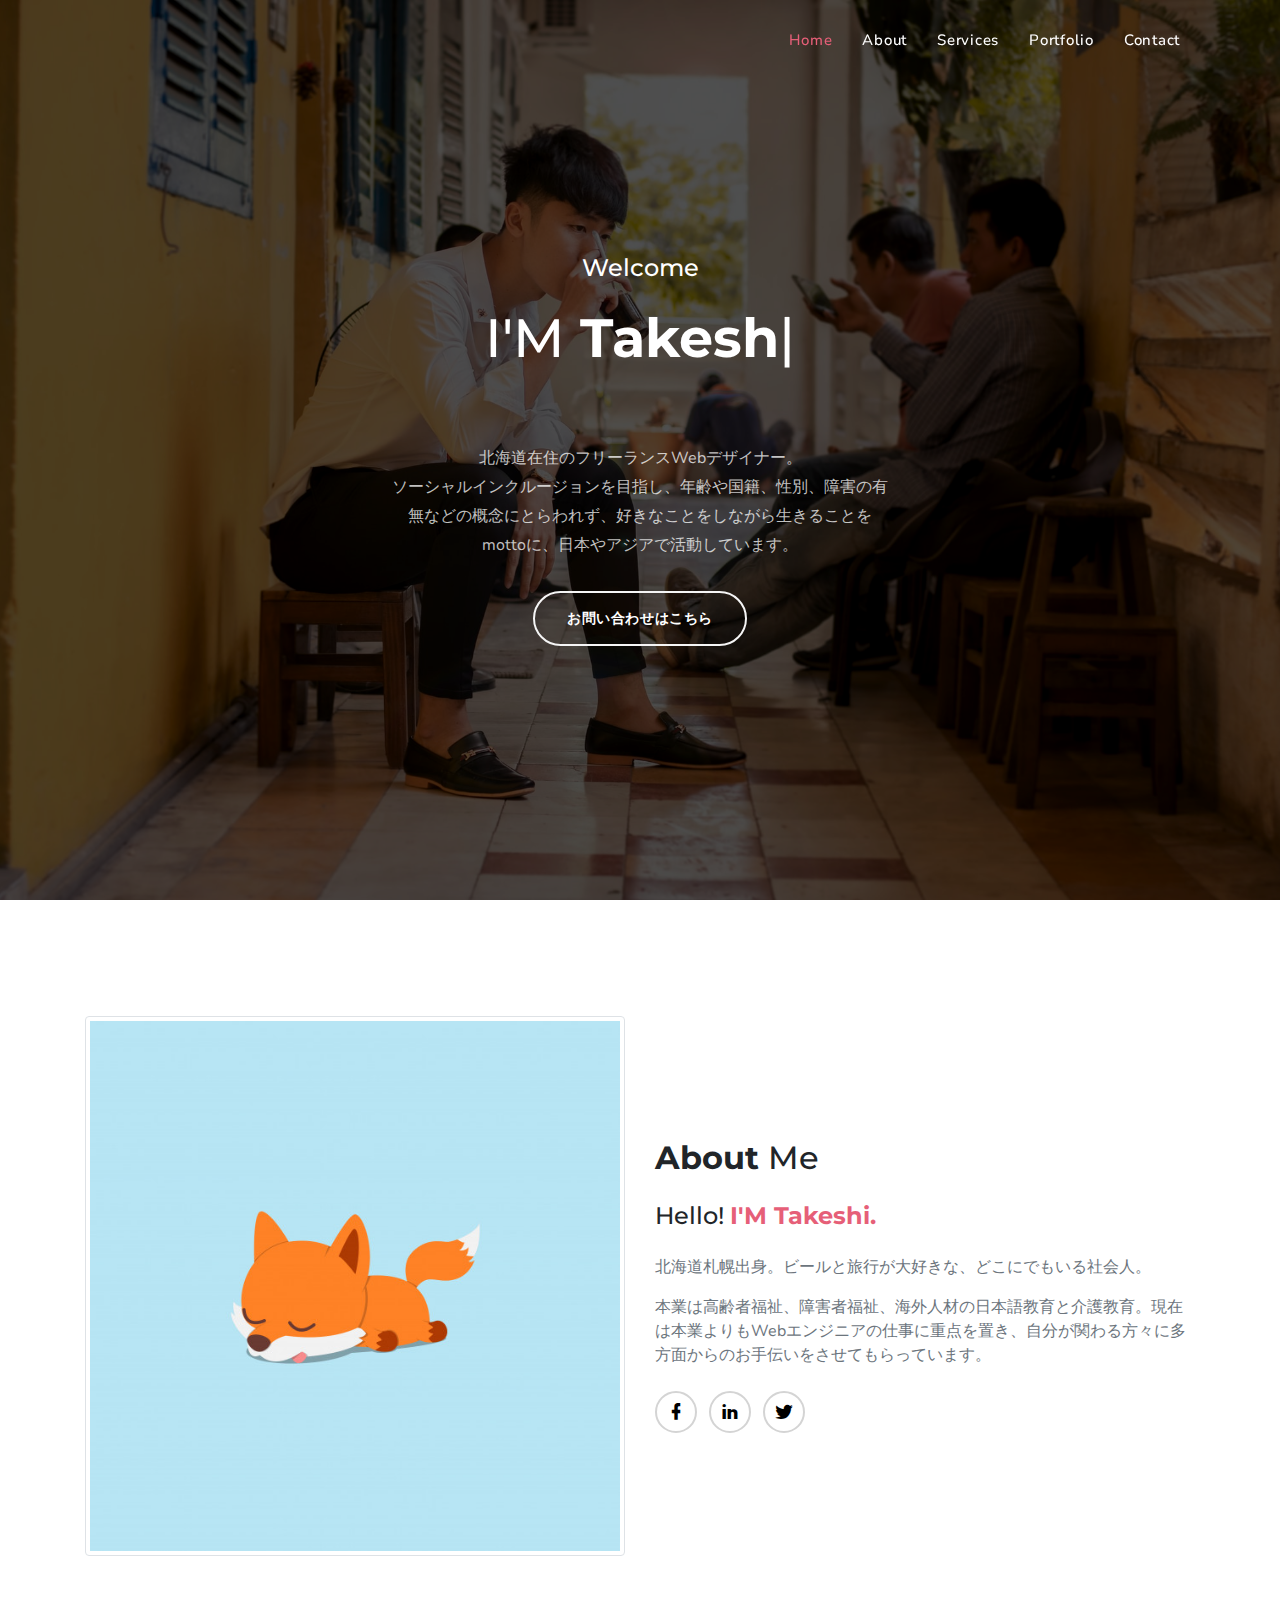
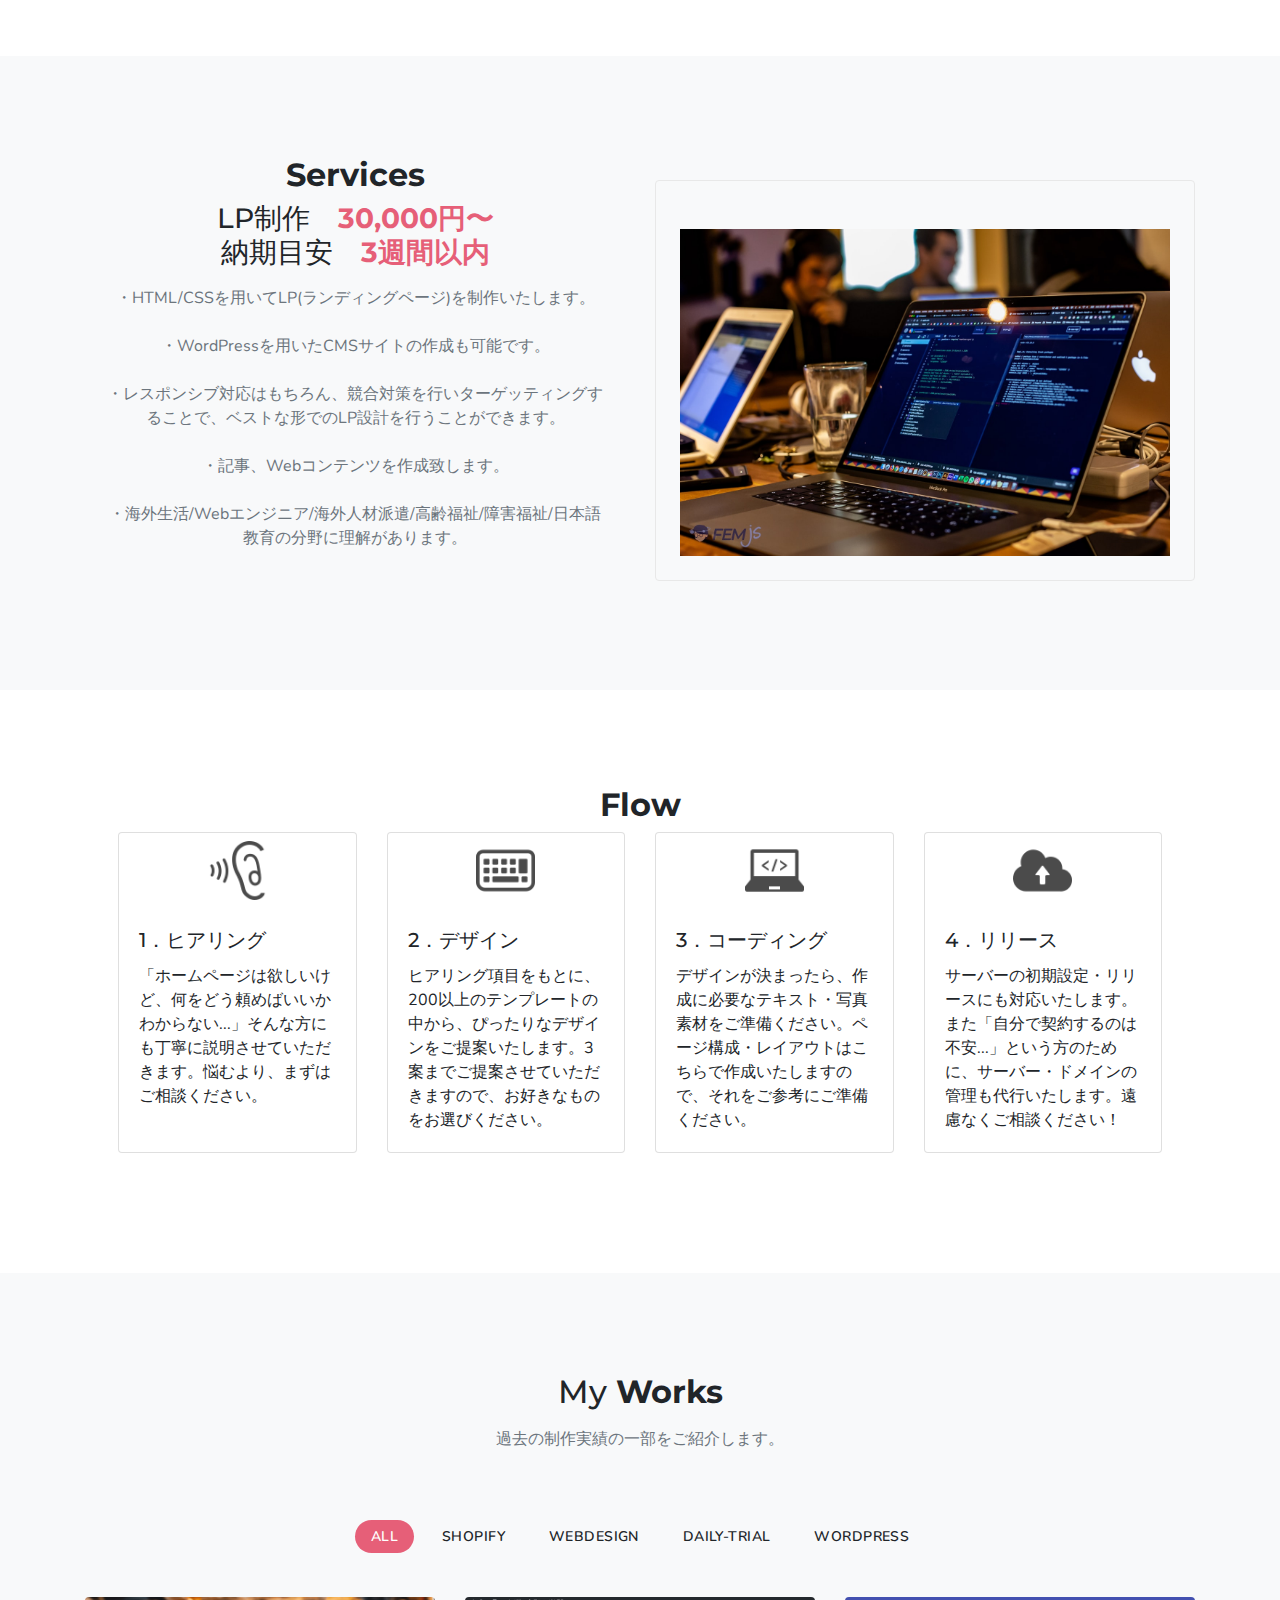
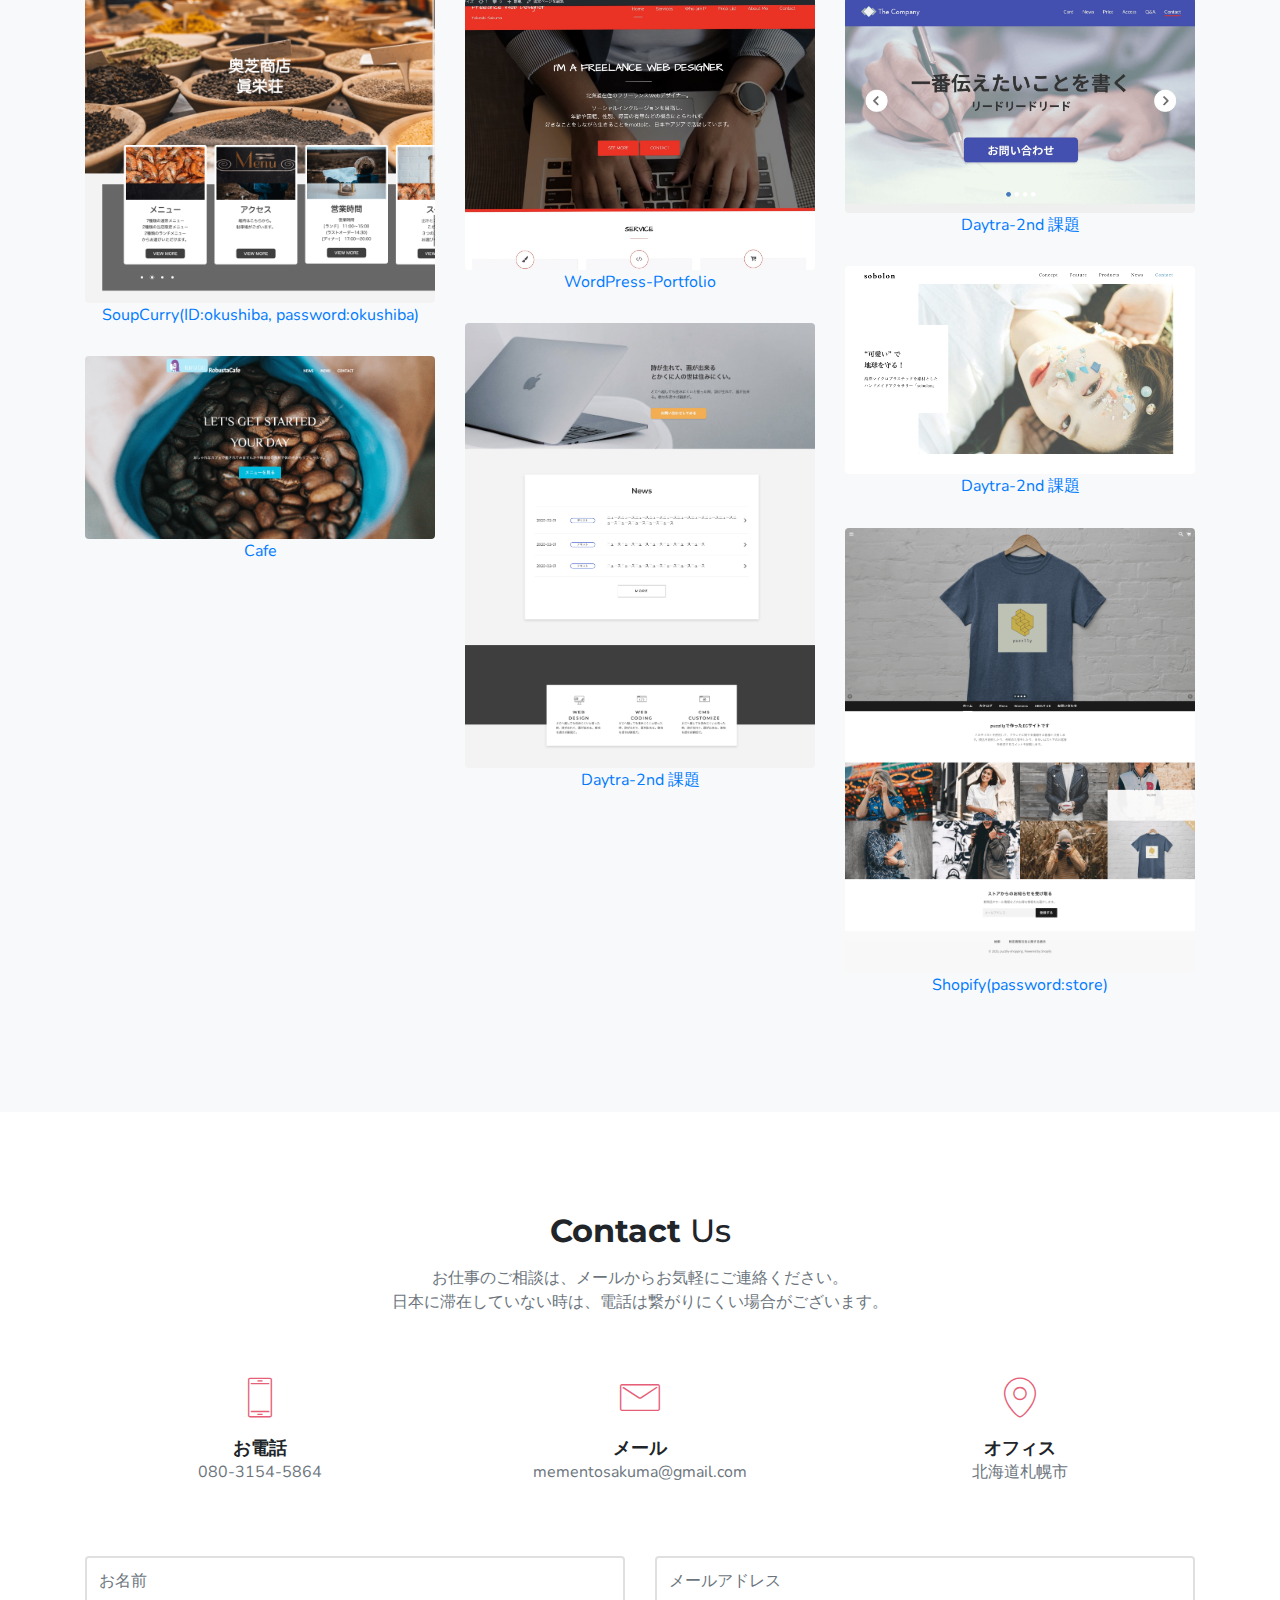
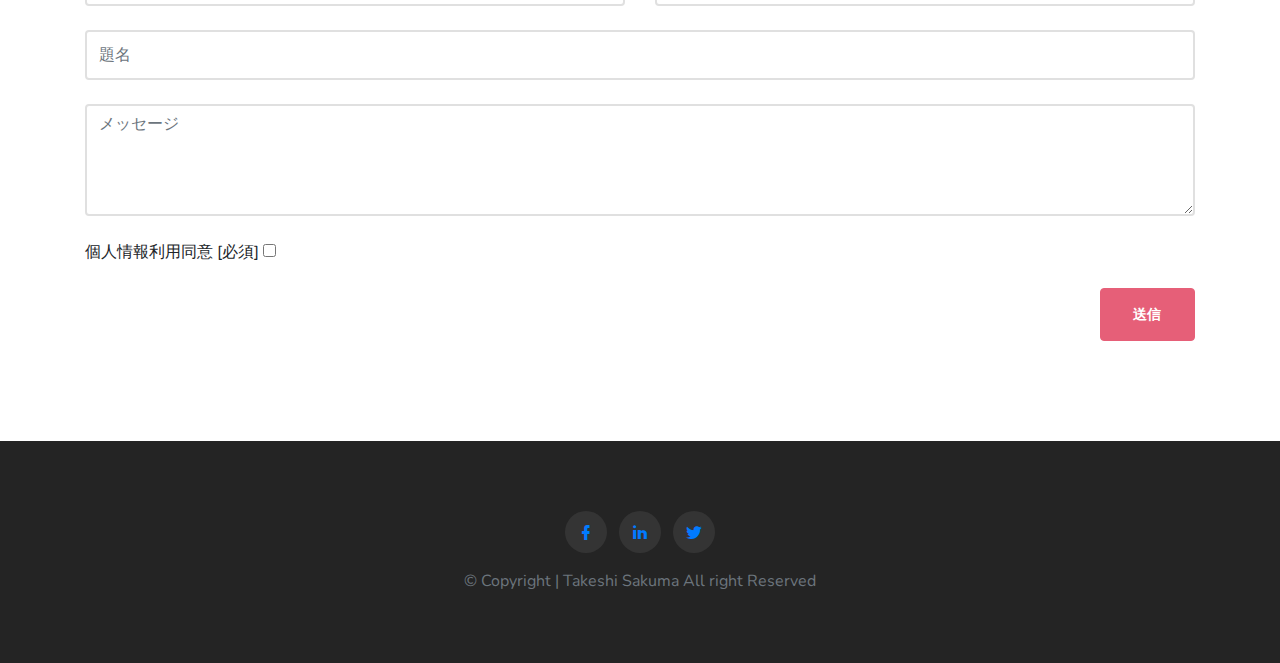
<file: index.html>
<!DOCTYPE html>
<html lang="ja">
    <head>
        <meta charset="UTF-8">
        <meta name="viewport" content="width=device-width, initial-scale=1">
        <title>Takeshi's Portforio</title>
        <meta name="description" content="北海道在住のフリーランスWebデザイナーTakeshiのホームページです。" />
        
        <meta name="keywords" content="" />
        <meta name="author" content="SRBThemes" />

        <link rel="icon" href="./images/favicon2.ico">

        <!--Bootstrap Css-->
        <link rel="stylesheet" type="text/css" href="css/bootstrap.min.css" />

        <!-- Materialdesign icons Css -->
        <link href="css/materialdesignicons.min.css" rel="stylesheet">

        <!-- Mobirise icons Css -->
        <link href="css/mobiriseicons.css" rel="stylesheet"> 

        <!-- Magnific-popup -->
        <link rel="stylesheet" href="css/magnific-popup.css">

        <!-- Animate Css -->
        <link rel="stylesheet" href="css/animate.min.css">

        <!-- OWL SLIDER -->
        <link rel="stylesheet" href="css/owl.carousel.css" />
        <link rel="stylesheet" href="css/owl.theme.css" />
        <link rel="stylesheet" href="css/owl.transitions.css" />

        <!-- Custom style Css -->
        <link href="css/style.css" rel="stylesheet">
        <link href="css/color/default.css" rel="stylesheet" id="option-color">

        <!-- formrun -->
        <script src="https://sdk.form.run/js/v2/formrun.js"></script>




        <!--TwitterCard headタグに入れて使う-->


        <meta name="twitter:card" content="summary_large_image" /> 
        <!--カードの種類 ①summary_large_image ②summary-->
        <meta name="twitter:site" content="@MMSUCK1" />
        <!--Twitterユーザー名-->
        <meta property="og:url" content="http://www.memento-llc.com" />
        <!--記事のURL-->
        <meta property="og:title" content="Takeshi's Portforio" /> 
        <!--記事のタイトル-->
        <meta property="og:description" content="北海道在住のフリーランスWebデザイナーTakeshiのホームページです。" /> 
        <!--記事の要約（ディスクリプション）-->
        <meta property="og:image" content="http://www.memento-llc.com/images/vietnam/vietnam3.jpg" /> 
        <!--画像のURL-->


        <!--できたらCard validatorでチェック。
        https://cards-dev.twitter.com/validator
        -->

        <!--自動反映には少し時間がかかる。-->

    </head>

    <body>

        <!-- Loader -->
        <div id="preloader">
            <div id="status">
                <div class="spinner">Loading...</div>
            </div>
        </div>

        <!-- Start Navbar -->
        <nav class="navbar navbar-expand-lg fixed-top custom-nav sticky">
            <div class="container">
                <div class="collapse navbar-collapse" id="navbarCollapse">
                    <ul class="navbar-nav ml-auto">
                        <li class="nav-item active">
                            <a class="nav-link" href="#home">Home</a>
                        </li>
                        <li class="nav-item">
                            <a class="nav-link" href="#about">About</a>
                        </li>
                        <li class="nav-item">
                            <a class="nav-link" href="#services">Services</a>
                        </li>
                        <li class="nav-item">
                            <a class="nav-link" href="#work">Portfolio</a>
                        </li>
                        <li class="nav-item">
                            <a class="nav-link" href="#contact">Contact</a>
                        </li>
                    </ul>
                </div>
            </div>
        </nav>
        <!-- End Navbar -->

        <!-- START HOME -->
        <section class="section header-bg-img h-100vh" id="home">
            <div class="bg-overlay"></div>
            <div class="header-table">
                <div class="header-table-center">
                    <div class="container">
                        <div class="row justify-content-center">
                            <div class="col-lg-12">
                                <div class="text-center header-content mx-auto">
                                    <h4 class="text-white first-title mb-4">Welcome</h4>
                                <h1 class="header-name text-white text-capitalize my-auto">I'M <span class="element font-weight-bold" data-elements="Takeshi.,A Freelance Web Designer."></span></h1>

                                    <p class="text-white mx-auto header-desc mt-5">北海道在住のフリーランスWebデザイナー。<br>
                                        ソーシャルインクルージョンを目指し、年齢や国籍、性別、障害の有無などの概念にとらわれず、好きなことをしながら生きることをmottoに、日本やアジアで活動しています。</p>

                                    <div class="mt-4 pt-2 scroll_down">
                                        <a href="#contact" class="btn btn-outline-custom btn-round">お問い合わせはこちら</a>
                                    </div>
                                    
                                </div>
                            </div>
                        </div>
                    </div>
                </div>
            </div> 
        </section>
        <!-- END HOME -->


        <!-- START ABOUT -->
        <section class="section" id="about">
            <div class="container">
                <div class="row align-items-center">
                    <div class="col-lg-6">
                        <div class="mt-3">
                            <img src="images/vietnam/icon-fox.jpg" alt="アイコン画像" class="img-fluid mx-auto d-block img-thumbnail">
                        </div>
                    </div>
                    <div class="col-lg-6">
                        <div class="mt-3">
                            <h2><span class="font-weight-bold">About</span> Me</h2>
                            <h4 class="mt-4">Hello! <span class="text-custom font-weight-bold">I'M Takeshi.</span></h4>
                            <p class="text-muted mt-4">北海道札幌出身。ビールと旅行が大好きな、どこにでもいる社会人。</p>
                            <p class="text-muted mt-2">本業は高齢者福祉、障害者福祉、海外人材の日本語教育と介護教育。現在は本業よりもWebエンジニアの仕事に重点を置き、自分が関わる方々に多方面からのお手伝いをさせてもらっています。</p>
                            <div>
                                <ul class="mb-0 about-social list-inline mt-4">
                                    <li class="list-inline-item"><a href="https://www.facebook.com/Takeshi.WebDesigner"><i class="mdi mdi-facebook"></i></a></li>
                                    <li class="list-inline-item"><a href="https://www.instagram.com/takeshi_webdesigner/?hl=ja"><i class="mdi mdi-linkedin"></i></a></li>
                                    <li class="list-inline-item"><a href="https://twitter.com/MMSUCK1"><i class="mdi mdi-twitter"></i></a></li>
                                </ul> 
                            </div>
                        </div>
                    </div>
                </div>
            </div>
        </section>
        <!-- END ABOUT -->

        <!-- START SERVICES -->
        <section class="section bg-light" id="services">
            <div class="container">
                <div class="row">
                    <div class="col-md-6">
                        <div class="text-center">
                            <h2><span class="font-weight-bold mb-5 pb-5">Services</span></h2>
                            <h3 class="mb-3">LP制作　<span class="text-custom font-weight-bold">30,000円〜</span><br>
                            納期目安　<span class="text-custom font-weight-bold">3週間以内</span></h3>
                            <p class="text-muted mx-auto section-subtitle mt-3">
                                ・HTML/CSSを用いてLP(ランディングページ)を制作いたします。<br><br>
                                ・WordPressを用いたCMSサイトの作成も可能です。<br><br>
                                ・レスポンシブ対応はもちろん、競合対策を行いターゲッティングすることで、ベストな形でのLP設計を行うことができます。<br><br>
                                ・記事、Webコンテンツを作成致します。<br><br>
                                ・海外生活/Webエンジニア/海外人材派遣/高齢福祉/障害福祉/日本語教育の分野に理解があります。</p><br>
                        </div>
                    </div>
                    <div class="col-md-6">
                        <div class="text-center services-boxes rounded p-4 mt-4">
                            <div class="mt-4">
                                <img src="./images/pc.jpg" class="w-100" alt="サービス">
                            </div>
                        </div>
                    </div>
                </div>
            </div>
        </section>
        <!-- END SERVICES -->

        <!--START FLOW -->   
        <div class="container p-5 my-5">
            <div class="text-center">
                <h2><span class="font-weight-bold">Flow</span></h2>
            </div>
            <div class="row row-cols-1 row-cols-md-4">
                <div class="col mb-4">
                    <div class="card">
                        <img src="./images/icon/hearing.png" class="card-img-top w-25 my-2 mx-auto" alt="ヒアリング">
                        <div class="card-body">
                            <h5 class="card-title">1．ヒアリング</h5>
                            <p class="card-text pb-4">「ホームページは欲しいけど、何をどう頼めばいいかわからない...」そんな方にも丁寧に説明させていただきます。悩むより、まずはご相談ください。</p>
                        </div>
                    </div>
                </div>
                <div class="col mb-4">
                    <div class="card">
                        <img src="./images/icon/design.png" class="card-img-top w-25 my-2 mx-auto" alt="デザイン">
                        <div class="card-body">
                            <h5 class="card-title">2．デザイン</h5>
                            <p class="card-text">ヒアリング項目をもとに、200以上のテンプレートの中から、ぴったりなデザインをご提案いたします。3案までご提案させていただきますので、お好きなものをお選びください。</p>
                        </div>
                    </div>
                </div>
                <div class="col mb-4">
                    <div class="card">
                        <img src="./images/icon/coding.png" class="card-img-top w-25 my-2
                        mx-auto" alt="コーディング">
                        <div class="card-body">
                            <h5 class="card-title">3．コーディング</h5>
                            <p class="card-text">デザインが決まったら、作成に必要なテキスト・写真素材をご準備ください。ページ構成・レイアウトはこちらで作成いたしますので、それをご参考にご準備ください。</p>
                        </div>
                    </div>
                </div>
                <div class="col mb-4">
                    <div class="card">
                        <img src="./images/icon/releace.png" class="card-img-top w-25 my-2 mx-auto" alt="リリース">
                        <div class="card-body">
                            <h5 class="card-title">4．リリース</h5>
                            <p class="card-text">サーバーの初期設定・リリースにも対応いたします。また「自分で契約するのは不安...」という方のために、サーバー・ドメインの管理も代行いたします。遠慮なくご相談ください！</p>
                        </div>
                    </div>
                </div>
            </div>
        </div>
        <!--END FLOW -->   

        <!--START WORK -->   
        <section class="section text-center bg-light" id="work">
            <div class="container">
                <div class="row justify-content-center">
                    <div class="col-lg-12">
                        <div class="text-center">
                            <h2>My <span class="font-weight-bold">Works</span></h2>
                            <p class="text-muted mx-auto section-subtitle mt-3">過去の制作実績の一部をご紹介します。</p>
                        </div>
                    </div>
                </div>
                <div class="row mt-5 ">
                    <ul class="col list-unstyled list-inline mb-0 text-uppercase work_menu" id="menu-filter">
                        <li class="list-inline-item"><a class="active" data-filter="*">All</a></li>
                        <li class="list-inline-item"><a class="" data-filter=".seo">Shopify</a></li>
                        <li class="list-inline-item"><a class="" data-filter=".webdesign">Webdesign</a></li>
                        <li class="list-inline-item"><a class="" data-filter=".WORK">Daily-trial</a></li>
                        <li class="list-inline-item"><a class="" data-filter=".wordpress">Wordpress</a></li>
                    </ul>
                </div>
            </div>

            <div class="container">
                
                <div class="row mt-4 work-filter">
                    <div class="col-lg-4 work_item webdesign">
                        <a href="images/works/okushiba.png" class="img-zoom">
                            <div class="work_box">
                                <div class="work_img">
                                    <img src="images/works/okushiba.png" class="img-fluid mx-auto d-block rounded" alt="work-img">
                                </div>
                                <div class="work_detail">
                                    <p class="mb-2">WebDesign</p>
                                    <h4 class="mb-0">SoupCurry</h4>
                                </div>
                                <a href="http://www.memento-llc.com/okushiba-real/">SoupCurry(ID:okushiba, password:okushiba)</a>
                            </div>
                        </a>
                    </div>

                    <div class="col-lg-4 work_item webdesign wordpress">
                        <a href="images/works/wordpress.jpeg" class="img-zoom">
                            <div class="work_box">
                                <div class="work_img">
                                    <img src="images/works/wordpress.jpeg" class="img-fluid mx-auto d-block rounded" alt="work-img">
                                </div>
                                <div class="work_detail">
                                    <p class="mb-2">WebDesign WordPress</p>
                                    <h4 class="mb-0">WordPress-Portfolio</h4>
                                </div>
                                <a href="http://memento-llc.com/wordpress/">WordPress-Portfolio</a>
                            </div>
                        </a>
                    </div>

                    <div class="col-lg-4 work_item WORK">
                        <a href="images/works/daytra2nd-1.jpeg" class="img-zoom">
                            <div class="work_box">
                                <div class="work_img">
                                    <img src="images/works/daytra2nd-1.jpeg" class="img-fluid mx-auto d-block rounded" alt="work-img">
                                </div>
                                <div class="work_detail">
                                    <p class="mb-2">Daily-trial</p>
                                    <h4 class="mb-0">Daytra-2nd 課題</h4>
                                </div>
                                <a href="http://www.memento-llc.com/daytra-second/">Daytra-2nd 課題</a>
                            </div>
                        </a>
                    </div>

                    <div class="col-lg-4 work_item WORK">
                        <a href="images/works/daytra2nd-2.jpeg" class="img-zoom">
                            <div class="work_box">
                                <div class="work_img">
                                    <img src="images/works/daytra2nd-2.jpeg" class="img-fluid mx-auto d-block rounded" alt="work-img">
                                </div>
                                <div class="work_detail">
                                    <p class="mb-2">Daily-trial</p>
                                    <h4 class="mb-0">Daytra-2nd 課題</h4>
                                </div>
                                <a href="http://www.memento-llc.com/2nd_day27-29/">Daytra-2nd 課題</a>
                            </div>
                        </a>
                    </div>

                    <div class="col-lg-4 work_item WORK">
                        <a href="images/works/daytra2nd-3.jpeg" class="img-zoom">
                            <div class="work_box">
                                <div class="work_img">
                                    <img src="images/works/daytra2nd-3.jpeg" class="img-fluid mx-auto d-block rounded" alt="work-img">
                                </div>
                                <div class="work_detail">
                                    <p class="mb-2">Daily-trial</p>
                                    <h4 class="mb-0">Daytra-2nd 課題</h4>
                                </div>
                                <a href="http://www.memento-llc.com/dailytrial2nd/">Daytra-2nd 課題</a>
                            </div>
                        </a>
                    </div>

                    <div class="col-lg-4 work_item webdesign">
                        <a href="images/works/coffee.png" class="img-zoom">
                            <div class="work_box">
                                <div class="work_img">
                                    <img src="images/works/coffee.png" class="img-fluid mx-auto d-block rounded" alt="work-img">
                                </div>
                                <div class="work_detail">
                                    <p class="mb-2">WebDesign</p>
                                    <h4 class="mb-0">Cafe</h4>
                                </div>
                                <a href="http://www.memento-llc.com/robustacoffee/index.html">Cafe</a>
                            </div>
                        </a>
                    </div>

                    <div class="col-lg-4 work_item seo">
                        <a href="images/works/shopify.png" class="img-zoom">
                            <div class="work_box">
                                <div class="work_img">
                                    <img src="images/works/shopify.png" class="img-fluid mx-auto d-block rounded" alt="work-img">
                                </div>
                                <div class="work_detail">
                                    <p class="mb-2">Shopify</p>
                                    <h4 class="mb-0">Shopify</h4>
                                </div>
                                <a href="https://puzzlly-shopping.myshopify.com/">Shopify(password:store)</a>
                            </div>
                        </a>
                    </div>


                </div>
            </div>
        </section>
        <!--END WORK -->

        
        <!-- START CONTACT -->
        <section class="section" id="contact">
            <div class="container" >

                <div class="row justify-content-center">
                    <div class="col-lg-12">
                        <div class="text-center">
                            <div id="target">
                                <h2><span class="font-weight-bold">Contact</span> Us</h2>
                            </div>
                            <p class="text-muted mx-auto section-subtitle mt-3">お仕事のご相談は、メールからお気軽にご連絡ください。<br>
                            日本に滞在していない時は、電話は繋がりにくい場合がございます。</p>
                        </div>
                    </div>
                </div> 

                <div class="row mt-5">

                    <div class="col-lg-4">
                        <div class="text-center">
                            <div>
                                <i class="mbri-mobile2 text-custom h1"></i>
                            </div>
                            <div class="mt-3">
                                <h5 class="mb-0 contact_detail-title font-weight-bold">お電話</h5>
                                <p class="text-muted">080-3154-5864</p>
                            </div>
                        </div>
                    </div>

                    <div class="col-lg-4">
                        <div class="text-center">
                            <div>
                                <i class="mbri-letter text-custom h1"></i>
                            </div>
                            <div class="mt-3">
                                <h5 class="mb-0 contact_detail-title font-weight-bold">メール</h5>
                                <p class="text-muted">mementosakuma@gmail.com</p>
                            </div>
                        </div>
                    </div>

                    <div class="col-lg-4">
                        <div class="text-center">
                            <div>
                                <i class="mbri-pin text-custom h1"></i>
                            </div>
                            <div class="mt-3">
                                <h5 class="mb-0 contact_detail-title font-weight-bold">オフィス</h5>
                                <p class="text-muted">北海道札幌市</p>
                            </div>
                        </div>
                    </div>

                </div>



                <div class="row mt-5">
                    <div class="col-lg-12">
                        <div class="form-kerri contact_form" >

                            <!-- class, action, methodを変更しないでください -->
                            <form class="formrun" action="https://form.run/api/v1/r/smwfscyckv7orbza9ziezpjf" method="post">

                                <!-- ↓自由に要素を追加・編集することができます -->
                                <div class="row">
                                    <div class="col-lg-6">
                                        <div class="form-group mt-2">
                                            <input name="お名前" type="text" class="form-control" autocomplete="name" placeholder="お名前" required >
                                        </div>
                                    </div>
                                    <div class="col-lg-6">
                                        <div class="form-group mt-2">
                                            <input name="メールアドレス" type="text" data-formrun-type="email" data-formrun-required class="form-control" autocomplete="email"  placeholder="メールアドレス" >
                                        </div>
                                    </div>
                                </div>
                    
                                <div class="row">
                                    <div class="col-lg-12">
                                        <div class="form-group mt-2">
                                            <input name="題名" type="text" data-formrun-type="subject" data-formrun-required class="form-control" autocomplete="subject" placeholder="題名" >
                                        </div>
                                    </div>
                                </div>
                                <div class="row">
                                    <div class="col-lg-12">
                                        <div class="form-group mt-2">
                                            <textarea name="メッセージ" data-formrun-required class="form-control" rows="4" placeholder="メッセージ" ></textarea>
                                        </div>
                                    </div>
                                </div>
                                <div class="row">
                                    <div class="col-lg-12">
                                        <div class="form-group mt-2">
                                            <label>個人情報利用同意 [必須]</label>
                                            <input type="checkbox" name="個人情報利用同意" data-formrun-required>
                                        </div>
                                    </div>
                                </div>
                    
                                <!-- ボット投稿をブロックするためのタグ -->
                                <div class="_formrun_gotcha">
                                    <style media="screen">._formrun_gotcha {position:absolute!important;height:1px;width:1px;overflow:hidden;}</style>
                                    <label for="_formrun_gotcha">If you are a human, ignore this field</label>
                                    <input type="text" name="_formrun_gotcha" id="_formrun_gotcha" tabindex="-1">
                                </div>
                    
                    
                                <div class="row">
                                    <div class="col-lg-12 text-right">
                                    <input type="submit" value="送信" name="send" class="submitBnt btn btn-custom text-uppercase" >
                                    </div>
                                </div>

                            </form>

                        </div>
                    </div>
                </div>                

            </div>
        </section>

        <!-- END CONTACT -->

        <!--START FOOTER-->
        <footer class="footer bg-light">
            <div class="container">
                <div class="row justify-content-center text-center">
                    <div class="col-md-12">
                        <div class="text-center text-white footer-alt">
                            <ul class="list-unstyled list-inline mb-3">
                                <li class="list-inline-item"><a href="https://www.facebook.com/Takeshi.WebDesigner"><i class="mdi mdi-facebook"></i></a></li>
                                <li class="list-inline-item"><a href="https://www.instagram.com/takeshi_webdesigner/?hl=ja"><i class="mdi mdi-linkedin"></i></a></li>
                                <li class="list-inline-item"><a href="https://twitter.com/MMSUCK1"><i class="mdi mdi-twitter"></i></a></li>
                            </ul>
                            <p class="text-muted mb-0"> &copy; Copyright | Takeshi Sakuma All right Reserved</p>
                        </div>
                    </div>
                </div>
            </div>
        </footer>
        <!--END FOOTER-->

        <!-- Back To Top -->    
        <a href="#" class="back_top"> <i class="mdi mdi-chevron-up"> </i> </a>
    
        <!-- JAVASCRIPTS -->
        <script src="js/jquery.min.js"></script>
        <script src="js/popper.min.js"></script>
        <script src="js/bootstrap.min.js"></script>
        <!--EASING JS-->
        <script src="js/jquery.easing.min.js"></script>
        <script src="js/scrollspy.min.js"></script>
        <!--PORTFOLIO FILTER JS-->
        <script src="js/isotope.js"></script>
        <!-- Magnific Popup Js -->
        <script src="js/jquery.magnific-popup.min.js"></script>
        <!-- TYPED -->
        <script src="js/typed.js"></script>
        <!-- OWL CAROUSEL -->
        <script src="js/owl.carousel.min.js"></script>
        <!-- CONTACT JS -->
        <script src="js/contact.js"></script>
        <!--CUSTOM JS-->
        <script src="js/custom.js"></script>
    </body>
</html>
</file>
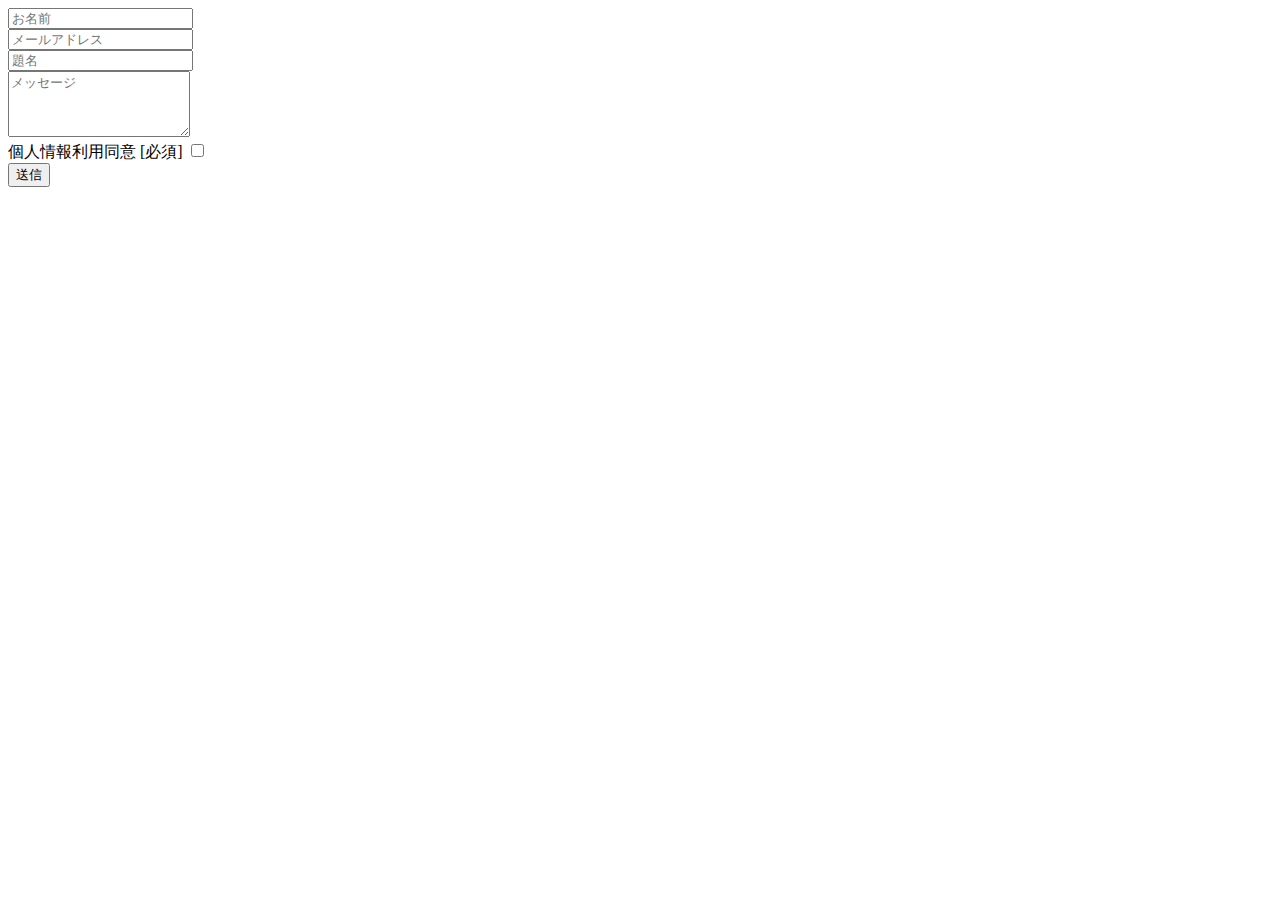
<file: formrun.html>
<!DOCTYPE html>


<div class="row mt-5">
  <div class="col-lg-12">
      <div class="form-kerri contact_form" 

          <!-- class, action, methodを変更しないでください -->
          <form class="formrun" action="https://form.run/api/v1/r/smwfscyckv7orbza9ziezpjf" method="post">
            <!-- ↓自由に要素を追加・編集することができます -->
            <div class="row">
              <div class="col-lg-6">
                <div class="form-group mt-2">
                  <input name="お名前" type="text" class="form-control" autocomplete="name" placeholder="お名前" required >
                </div>
              </div>
              <div class="col-lg-6">
                <div class="form-group mt-2">
                  <input name="メールアドレス" type="text" data-formrun-type="email" data-formrun-required class="form-control" autocomplete="email"  placeholder="メールアドレス" >
                </div>
              </div>
            </div>

            <div class="row">
              <div class="col-lg-12">
                <div class="form-group mt-2">
                  <input name="題名" type="text" data-formrun-type="subject" data-formrun-required class="form-control" autocomplete="subject" placeholder="題名" >
                </div>
              </div>
            </div>
            <div class="row">
              <div class="col-lg-12">
                <div class="form-group mt-2">
                  <textarea name="メッセージ" data-formrun-required class="form-control" rows="4" placeholder="メッセージ" ></textarea>
                </div>
              </div>
            </div>
            <div class="row">
              <div class="col-lg-12">
                <div class="form-group mt-2">
                  <label>個人情報利用同意 [必須]</label>
                  <input type="checkbox" name="個人情報利用同意" data-formrun-required>
                </div>
              </div>
            </div>

            <!-- ボット投稿をブロックするためのタグ -->
            <div class="_formrun_gotcha">
              <style media="screen">._formrun_gotcha {position:absolute!important;height:1px;width:1px;overflow:hidden;}</style>
              <label for="_formrun_gotcha">If you are a human, ignore this field</label>
              <input type="text" name="_formrun_gotcha" id="_formrun_gotcha" tabindex="-1">
            </div>


            <div class="row">
              <div class="col-lg-12 text-right">
                <input type="submit" value="送信" name="send" class="submitBnt btn btn-custom text-uppercase" >
              </div>
            </div>
          </form>
      </div>
  </div>
</div>
</file>
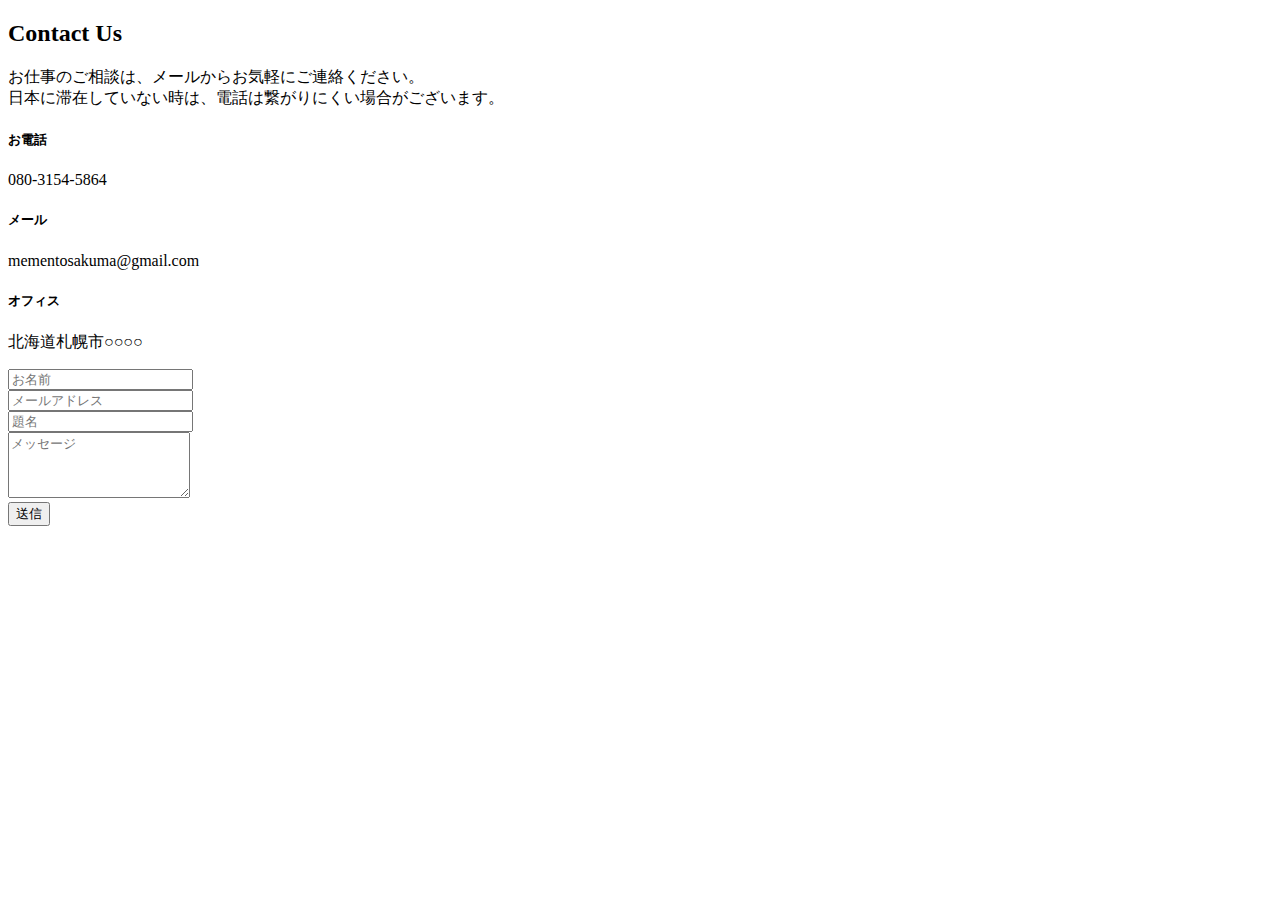
<file: googleforms.html>
<!DOCTYPE html>

<!--このgoogleformsをコピーしてbodyタグに入れて使う-->

<!--まずはgoogleformsで「名前」「メアド」「題名」「メッセージ」の項目を作る。その後右上の目玉マークをクリックし、右クリックでソースを出す。ソースから検索し以下を探しコピペする。-->


<section class="section" id="contact">
    <div class="container" >
        <div class="row justify-content-center">
            <div class="col-lg-12">
                <div class="text-center">
                    <div id="target">
                        <h2><span class="font-weight-bold">Contact</span> Us</h2>
                    </div>
                    <p class="text-muted mx-auto section-subtitle mt-3">お仕事のご相談は、メールからお気軽にご連絡ください。<br>
                    日本に滞在していない時は、電話は繋がりにくい場合がございます。</p>
                </div>
            </div>
        </div> 
        <div class="row mt-5">
            <div class="col-lg-4">
                <div class="text-center">
                    <div>
                        <i class="mbri-mobile2 text-custom h1"></i>
                    </div>
                    <div class="mt-3">
                        <h5 class="mb-0 contact_detail-title font-weight-bold">お電話</h5>
                        <p class="text-muted">080-3154-5864</p>
                    </div>
                </div>
            </div>
            <div class="col-lg-4">
                <div class="text-center">
                    <div>
                        <i class="mbri-letter text-custom h1"></i>
                    </div>
                    <div class="mt-3">
                        <h5 class="mb-0 contact_detail-title font-weight-bold">メール</h5>
                        <p class="text-muted">mementosakuma@gmail.com</p>
                    </div>
                </div>
            </div>
            <div class="col-lg-4">
                <div class="text-center">
                    <div>
                        <i class="mbri-pin text-custom h1"></i>
                    </div>
                    <div class="mt-3">
                        <h5 class="mb-0 contact_detail-title font-weight-bold">オフィス</h5>
                        <p class="text-muted">北海道札幌市○○○○</p>
                    </div>
                </div>
            </div>
        </div>
        <div class="row mt-5">
            <div class="col-lg-12">
                <div class="form-kerri contact_form" >
                    <div id="message"></div>
                    <form action="https://docs.google.com/forms/u/0/d/e/1FAIpQLSef1DnwND9jK8pQD_R5BxVFbHfXHkIqUCwt7G8YDOSkRJZEhw/formResponse" method="post" name="contact-form" target="dummyIframe">
                    <!--googleformsで「<form」を検索し、その後ろの「action="----"」をコピーし入れる。-->
                        <div class="row">
                            <div class="col-lg-6">
                                <div class="form-group mt-2">
                                    <input class="form-control" type="text" name="entry.167771466" autocomplete="name" id="name"  placeholder="お名前" required >
                                    <!--googleformsで「<input」を検索し、その後ろの「name="----"」をコピーし入れる。[entry.0000000000]の事が多い-->
                                </div>
                            </div>
                            <div class="col-lg-6">
                                <div class="form-group mt-2">
                                    <input class="form-control" type="email" name="entry.1045781291" autocomplete="email" id="email"  placeholder="メールアドレス" required >
                                    <!--googleformsで「<input」を検索し、その後ろの「name="----"」をコピーし入れる。[entry.0000000000　もしくは　emailAddress]の事が多い-->
                                </div>
                            </div>                                
                        </div>
                        <div class="row">
                            <div class="col-lg-12">
                                <div class="form-group mt-2">
                                    <input class="form-control" type="text" name="entry.839337160" id="subject" placeholder="題名" >
                                    <!--googleformsで「<input」を検索し、その後ろの「name="----"」をコピーし入れる。[entry.0000000000]の事が多い-->
                                </div>
                            </div>
                        </div>
                        <div class="row">
                            <div class="col-lg-12">
                                <div class="form-group mt-2">
                                    <textarea class="form-control"  name="entry.151377491" id="comments" rows="4" placeholder="メッセージ" required ></textarea>
                                    <!--googleformsで「<textarea」を検索し、その後ろの「name="----"」をコピーし入れる。[entry.0000000000]の事が多い-->
                                </div>
                            </div>
                        </div>
                        <div class="row">
                            <div class="col-lg-12 text-right">
                                <input type="submit" value="送信" id="submit" name="send" class="submitBnt btn btn-custom text-uppercase" >
                                <div id="simple-msg"></div>
                            </div>
                        </div>
                    </form>
                </div>
            </div>
        </div>
    </div>
</section>
</file>
<file: css/mobiriseicons.css>
@font-face {
  font-family: 'MobiriseIcons';
  src:  url('../fonts/MobiriseIcons.eot?5dqoim');
  src:  url('../fonts/MobiriseIcons.eot?5dqoim#iefix') format('embedded-opentype'),
    url('../fonts/mobirise.ttf?5dqoim') format('truetype'),
    url('../fonts/mobirise.woff?5dqoim') format('woff'),
    url('../fonts/MobiriseIcons.svg?5dqoim#MobiriseIcons') format('svg');
  font-weight: normal;
  font-style: normal;
}

[class^="mbri-"], [class*=" mbri-"] {
  /* use !important to prevent issues with browser extensions that change fonts */
  font-family: 'MobiriseIcons' !important;
  speak: none;
  font-style: normal;
  font-weight: normal;
  font-variant: normal;
  text-transform: none;
  line-height: 1;

  /* Better Font Rendering =========== */
  -webkit-font-smoothing: antialiased;
  -moz-osx-font-smoothing: grayscale;
}

.mbri-add-submenu:before {
  content: "\e900";
}
.mbri-alert:before {
  content: "\e901";
}
.mbri-align-center:before {
  content: "\e902";
}
.mbri-align-justify:before {
  content: "\e903";
}
.mbri-align-left:before {
  content: "\e904";
}
.mbri-align-right:before {
  content: "\e905";
}
.mbri-android:before {
  content: "\e906";
}
.mbri-apple:before {
  content: "\e907";
}
.mbri-arrow-down:before {
  content: "\e908";
}
.mbri-arrow-next:before {
  content: "\e909";
}
.mbri-arrow-prev:before {
  content: "\e90a";
}
.mbri-arrow-up:before {
  content: "\e90b";
}
.mbri-bold:before {
  content: "\e90c";
}
.mbri-bookmark:before {
  content: "\e90d";
}
.mbri-bootstrap:before {
  content: "\e90e";
}
.mbri-briefcase:before {
  content: "\e90f";
}
.mbri-browse:before {
  content: "\e910";
}
.mbri-bulleted-list:before {
  content: "\e911";
}
.mbri-calendar:before {
  content: "\e912";
}
.mbri-camera:before {
  content: "\e913";
}
.mbri-cart-add:before {
  content: "\e914";
}
.mbri-cart-full:before {
  content: "\e915";
}
.mbri-cash:before {
  content: "\e916";
}
.mbri-change-style:before {
  content: "\e917";
}
.mbri-chat:before {
  content: "\e918";
}
.mbri-clock:before {
  content: "\e919";
}
.mbri-close:before {
  content: "\e91a";
}
.mbri-cloud:before {
  content: "\e91b";
}
.mbri-code:before {
  content: "\e91c";
}
.mbri-contact-form:before {
  content: "\e91d";
}
.mbri-credit-card:before {
  content: "\e91e";
}
.mbri-cursor-click:before {
  content: "\e91f";
}
.mbri-cust-feedback:before {
  content: "\e920";
}
.mbri-database:before {
  content: "\e921";
}
.mbri-delivery:before {
  content: "\e922";
}
.mbri-desktop:before {
  content: "\e923";
}
.mbri-devices:before {
  content: "\e924";
}
.mbri-down:before {
  content: "\e925";
}
.mbri-download:before {
  content: "\e926";
}
.mbri-drag-n-drop:before {
  content: "\e927";
}
.mbri-drag-n-drop2:before {
  content: "\e928";
}
.mbri-edit:before {
  content: "\e929";
}
.mbri-edit2:before {
  content: "\e92a";
}
.mbri-error:before {
  content: "\e92b";
}
.mbri-extension:before {
  content: "\e92c";
}
.mbri-features:before {
  content: "\e92d";
}
.mbri-file:before {
  content: "\e92e";
}
.mbri-flag:before {
  content: "\e92f";
}
.mbri-folder:before {
  content: "\e930";
}
.mbri-gift:before {
  content: "\e931";
}
.mbri-github:before {
  content: "\e932";
}
.mbri-globe-2:before {
  content: "\e933";
}
.mbri-globe:before {
  content: "\e934";
}
.mbri-growing-chart:before {
  content: "\e935";
}
.mbri-hearth:before {
  content: "\e936";
}
.mbri-help:before {
  content: "\e937";
}
.mbri-home:before {
  content: "\e938";
}
.mbri-hot-cup:before {
  content: "\e939";
}
.mbri-idea:before {
  content: "\e93a";
}
.mbri-image-gallery:before {
  content: "\e93b";
}
.mbri-image-slider:before {
  content: "\e93c";
}
.mbri-info:before {
  content: "\e93d";
}
.mbri-italic:before {
  content: "\e93e";
}
.mbri-key:before {
  content: "\e93f";
}
.mbri-laptop:before {
  content: "\e940";
}
.mbri-layers:before {
  content: "\e941";
}
.mbri-left-right:before {
  content: "\e942";
}
.mbri-left:before {
  content: "\e943";
}
.mbri-letter:before {
  content: "\e944";
}
.mbri-like:before {
  content: "\e945";
}
.mbri-link:before {
  content: "\e946";
}
.mbri-lock:before {
  content: "\e947";
}
.mbri-login:before {
  content: "\e948";
}
.mbri-logout:before {
  content: "\e949";
}
.mbri-magic-stick:before {
  content: "\e94a";
}
.mbri-map-pin:before {
  content: "\e94b";
}
.mbri-menu:before {
  content: "\e94c";
}
.mbri-mobile:before {
  content: "\e94d";
}
.mbri-mobile2:before {
  content: "\e94e";
}
.mbri-mobirise:before {
  content: "\e94f";
}
.mbri-more-horizontal:before {
  content: "\e950";
}
.mbri-more-vertical:before {
  content: "\e951";
}
.mbri-music:before {
  content: "\e952";
}
.mbri-new-file:before {
  content: "\e953";
}
.mbri-numbered-list:before {
  content: "\e954";
}
.mbri-opened-folder:before {
  content: "\e955";
}
.mbri-pages:before {
  content: "\e956";
}
.mbri-paper-plane:before {
  content: "\e957";
}
.mbri-paperclip:before {
  content: "\e958";
}
.mbri-photo:before {
  content: "\e959";
}
.mbri-photos:before {
  content: "\e95a";
}
.mbri-pin:before {
  content: "\e95b";
}
.mbri-play:before {
  content: "\e95c";
}
.mbri-plus:before {
  content: "\e95d";
}
.mbri-preview:before {
  content: "\e95e";
}
.mbri-print:before {
  content: "\e95f";
}
.mbri-protect:before {
  content: "\e960";
}
.mbri-question:before {
  content: "\e961";
}
.mbri-quote-left:before {
  content: "\e962";
}
.mbri-quote-right:before {
  content: "\e963";
}
.mbri-redo:before {
  content: "\e964";
}
.mbri-refresh:before {
  content: "\e965";
}
.mbri-responsive:before {
  content: "\e966";
}
.mbri-right:before {
  content: "\e967";
}
.mbri-rocket:before {
  content: "\e968";
}
.mbri-sad-face:before {
  content: "\e969";
}
.mbri-sale:before {
  content: "\e96a";
}
.mbri-save:before {
  content: "\e96b";
}
.mbri-search:before {
  content: "\e96c";
}
.mbri-setting:before {
  content: "\e96d";
}
.mbri-setting2:before {
  content: "\e96e";
}
.mbri-setting3:before {
  content: "\e96f";
}
.mbri-share:before {
  content: "\e970";
}
.mbri-shopping-bag:before {
  content: "\e971";
}
.mbri-shopping-basket:before {
  content: "\e972";
}
.mbri-shopping-cart:before {
  content: "\e973";
}
.mbri-sites:before {
  content: "\e974";
}
.mbri-smile-face:before {
  content: "\e975";
}
.mbri-speed:before {
  content: "\e976";
}
.mbri-star:before {
  content: "\e977";
}
.mbri-success:before {
  content: "\e978";
}
.mbri-sun:before {
  content: "\e979";
}
.mbri-sun2:before {
  content: "\e97a";
}
.mbri-tablet-vertical:before {
  content: "\e97b";
}
.mbri-tablet:before {
  content: "\e97c";
}
.mbri-target:before {
  content: "\e97d";
}
.mbri-timer:before {
  content: "\e97e";
}
.mbri-to-ftp:before {
  content: "\e97f";
}
.mbri-to-local-drive:before {
  content: "\e980";
}
.mbri-touch-swipe:before {
  content: "\e981";
}
.mbri-touch:before {
  content: "\e982";
}
.mbri-trash:before {
  content: "\e983";
}
.mbri-underline:before {
  content: "\e984";
}
.mbri-undo:before {
  content: "\e985";
}
.mbri-unlink:before {
  content: "\e986";
}
.mbri-unlock:before {
  content: "\e987";
}
.mbri-up-down:before {
  content: "\e988";
}
.mbri-up:before {
  content: "\e989";
}
.mbri-update:before {
  content: "\e98a";
}
.mbri-upload:before {
  content: "\e98b";
}
.mbri-user:before {
  content: "\e98c";
}
.mbri-user2:before {
  content: "\e98d";
}
.mbri-users:before {
  content: "\e98e";
}
.mbri-video-play:before {
  content: "\e98f";
}
.mbri-video:before {
  content: "\e990";
}
.mbri-watch:before {
  content: "\e991";
}
.mbri-website-theme:before {
  content: "\e992";
}
.mbri-wifi:before {
  content: "\e993";
}
.mbri-windows:before {
  content: "\e994";
}
.mbri-zoom-out:before {
  content: "\e995";
}
</file>
<file: css/color/default.css>
.text-custom,
.custom-nav .navbar-nav li a:hover,
.custom-nav .navbar-nav li a:active,
.custom-nav .navbar-nav li.active a,
.custom-nav.stickyadd .navbar-nav li a:hover,
.custom-nav.stickyadd .navbar-nav li a:active,
.custom-nav.stickyadd .navbar-nav li.active a,
.about-social li a:hover {
    color: #e65f78 !important;
}

.btn-custom,
.form-kerri .form-control:focus,
.about-social li a:hover {
    border-color: #e65f78;
}

.btn-custom,
.back_top,
.services-boxes .services-title-border,
.owl-theme .owl-controls .owl-page span,
.work_menu a.active,
.work_menu a:hover {
    background-color: #e65f78;
}

.btn-custom:hover,
.btn-custom:focus,
.btn-custom:active,
.btn-custom.active,
.btn-custom.focus,
.btn-custom:active,
.btn-custom:focus,
.btn-custom:hover,
.open > .dropdown-toggle.btn-custom {
    background-color: #d8576f;
    border-color: #d8576f;
}
</file>
<file: css/style.css>
/*-----------------------------------------------------------
* Template Name    : Kerri | Responsive Bootstrap 4 Personal Template
* Author           : SRBThemes
* Version          : 1.0.0
* Created          : March 2018
* File Description : Main css file of the template
*------------------------------------------------------------
*/


/***********************
    1.BASIC
    2.HELPER
    3.NAVBAR
    4.HOME
    5.ABOUT 
    6.SERVICES
    7.CLIENT
    8.WORK
    9.CONTACT
    10.FOOTER
    11.RESPONSIVE
************************/

@import url('https://fonts.googleapis.com/css?family=Montserrat:400,500,600|Nunito:400,600,700');

/*======================
        1.BASIC
========================*/

body {
    font-family: 'Nunito', sans-serif;
    overflow-x: hidden;
}

h1,
h2,
h3,
h4,
h5,
h6 {
    font-family: 'Montserrat', sans-serif;
}

a,
a:hover,
a:focus,
button,
button:focus {
    text-decoration: none !important;
    outline: none !important;
    box-shadow: none !important;
}

::selection {
    background: rgba(166, 175, 189, 0.3);
}

::-moz-selection {
    background: rgba(166, 175, 189, 0.3);
}

#preloader {
    position: fixed;
    top: 0;
    left: 0;
    right: 0;
    bottom: 0;
    background-color: #fff;
    z-index: 9999999;
}

#status {
    width: 40px;
    height: 40px;
    position: absolute;
    left: 50%;
    top: 50%;
    margin: -20px 0 0 -20px;
}

.spinner {
    margin: 0 auto;
    font-size: 10px;
    position: relative;
    text-indent: -9999em;
    border-top: 5px solid rgba(0, 0, 0, 0.2);
    border-right: 5px solid rgba(0, 0, 0, 0.2);
    border-bottom: 5px solid rgba(0, 0, 0, 0.2);
    border-left: 5px solid #000;
    -webkit-transform: translateZ(0);
    -ms-transform: translateZ(0);
    transform: translateZ(0);
    -webkit-animation: load8 1.1s infinite linear;
    animation: load8 1.1s infinite linear;
}

.spinner,
.spinner:after {
    border-radius: 50%;
    width: 40px;
    height: 40px;
}

@-webkit-keyframes load8 {
    0% {
        -webkit-transform: rotate(0deg);
        transform: rotate(0deg);
    }
    100% {
        -webkit-transform: rotate(360deg);
        transform: rotate(360deg);
    }
}

@keyframes load8 {
    0% {
        -webkit-transform: rotate(0deg);
        transform: rotate(0deg);
    }
    100% {
        -webkit-transform: rotate(360deg);
        transform: rotate(360deg);
    }
}

.back_top {
    text-align: center;
    position: fixed;
    bottom: 15px;
    height: 35px;
    width: 35px;
    display: none;
    z-index: 10000;
    border-radius: 3px;
    right: 20px;
    transition: all 0.5s;
}

.back_top i {
    color: #fff;
    line-height: 35px;
    font-size: 32px;
    display: block;
}


/*==========================
        2.HELPER
============================*/

.section {
    padding-top: 100px;
    padding-bottom: 100px;
    position: relative;
    background-color: #fff;
}

.h-100vh {
    height: 100vh;
}

.z-index {
    z-index: 2;
}

.clippath_none {
    clip-path: none !important;
}

.section-subtitle {
    max-width: 500px;
}

.btn {
    padding: 15px 32px;
    font-size: 14px;
    font-weight: 700;
    transition: all 0.5s;
    letter-spacing: 0.6px;
    color: #fff;
    box-shadow: none !important;
    text-transform: uppercase;
    outline: none !important;
}

.btn-round {
    border-radius: 30px;
}

.btn-custom{
    border:1px solid;
}

.btn-custom:hover,
.btn-custom:focus,
.btn-custom:active,
.btn-custom.active,
.btn-custom.focus,
.btn-custom:active,
.btn-custom:focus,
.btn-custom:hover,
.open > .dropdown-toggle.btn-custom {
    color: #f3f3f3;
}

.btn-outline-custom {
    border: 2px solid #f5f5f5;
}

.btn-outline-custom:hover,
.btn-outline-custom:focus,
.btn-outline-custom:active,
.btn-outline-custom.active,
.btn-outline-custom.focus,
.btn-outline-custom:active,
.btn-outline-custom:focus,
.btn-outline-custom:hover,
.open > .dropdown-toggle.btn-outline-custom {
    color: #000;
    background-color: #fff;
    border-color: #fff;
}

.bg-overlay {
    background-color: rgba(0, 0, 0, 0.69);
    position: absolute;
    top: 0;
    right: 0;
    width: 100%;
    height: 100%;
}


/*==========================
        3.NAVBAR CUSTOM
============================*/

.custom-nav {
    background-color: transparent;
    padding: 20px 0px;
    width: 100%;
    border-radius: 0px;
    z-index: 999;
    margin-bottom: 0px;
    transition: all 0.5s ease-in-out;
}

.custom-nav .navbar-nav li a {
    color: #fff !important;
    font-size: 15px;
    background-color: transparent !important;
    margin: 0 7px;
    letter-spacing: 0.05em;
    line-height: 24px;
    transition: all 0.5s;
    font-weight: 500;
}

.custom-nav .navbar-brand .logo-light,
.custom-nav .navbar-brand .logo-dark {
    height: 27px;
}

.logo .logo-light {
    display: inline-block;
}

.stickyadd .logo .logo-dark {
    display: inline-block;
}

.stickyadd .logo .logo-light {
    display: none;
}

.logo .logo-dark {
    display: none;
}

.custom-nav .navbar-brand {
    color: #fff !important;
    text-transform: uppercase;
}

.custom-nav .navbar-toggler {
    color: #fff;
    font-size: 35px;
    padding: 0px;
}

.custom-nav.stickyadd {
    background-color: #fff !important;
    box-shadow: 0 1px 8px 3px rgba(0, 0, 0, 0.050980392156862744);
    padding: 15px 0px;
}

.custom-nav.stickyadd .navbar-nav li a {
    color: #000 !important;
}


/*===========================
        4.HOME
=============================*/

.header-bg-img {
    background-image: url(../images/vietnam/vietnam3.jpg);
    position: relative;
    background-size: cover;
    background-position: center center;
}

.header-content {
    max-width: 800px;
}

.header-table-center {
    display: table-cell;
    vertical-align: middle;
}

.header-table {
    display: table;
    width: 100%;
    height: 100%;
}

.header-name {
    font-size: 54px;
    height: 90px;
}

.header-desc {
    max-width: 500px;
    line-height: 1.8;
    color: rgba(255, 255, 255, 0.75) !important;
}

/*.scroll_down {
    position: absolute;
    bottom: 5vh;
    width: 100%;
    text-align: center;
    color: #fff;
    font-size: 13px;
    z-index: 8;
}

.scroll_down i {
    position: relative;
    -webkit-animation: bounce 2s infinite; 
    animation: bounce 2s infinite; 
    height: 44px;
    width: 28px;
    line-height: 54px;
    border-radius: 30px;
    border: 2px solid #ffffff;
    display: inline-block;
    color: #fff;
    font-size: 10px;
}

.scroll_down i:after {
    content: "";
    position: absolute;
    top: 22px;
    left: 11px;
    border-radius: 2px;
    z-index: -1;
    bottom: 0px;
    transition: all .2s;
    height: 10px;
    width: 3px;
    background: #fff;
}/*

/*HOME 4*/

.curv-img {
    position: absolute;
    width: 100%;
    bottom: 0px;
    z-index: 1;
}

.curv-img svg {
    display: block;
}

/*HOME 7*/

.clip-home {
    clip-path: polygon(0 0, 100% 0, 100% 83%, 50% 100%, 0 83%);
    position: relative;
}

/*DEMO 16*/

.wave_sec {
  position: absolute;
  bottom: 0;
  width: 100%;
}

.wave_sec svg {
  height: 180px;
}

/*===========================
        5.ABOUT
=============================*/

.about-social li a {
    color: #000;
    display: inline-block;
    height: 42px;
    width: 42px;
    font-size: 20px;
    border-radius: 50%;
    border: 2px solid #d4d4d4;
    line-height: 38px;
    transition: all 0.5s;
    text-align: center;
}


/*===========================
        6.SERVICES
=============================*/

.services-boxes {
    border: 1px solid #e8e8e8;
}

.services-boxes .services-boxes-icon i {
    font-size: 44px;
}

.services-boxes .services-title-border {
    height: 2px;
    width: 40px;
    margin: 15px auto;
    transition: all 0.5s;
}

.services-boxes:hover .services-title-border {
    width: 60px;
}

.service-box {
    border: 1px solid #eaeaea;
    border-radius: 8px;
}

.services-boxes h5 {
    font-weight: 600;
}

.service-box .service-content h5 {
    font-size: 20px;
    font-weight: 700;
}

.service-box .service-content p {
    font-size: 15px;
}


/*===========================
        7.CLIENT
=============================*/

.testi_boxes {
    max-width: 750px;
}

.client_review {
    font-size: 18px;
}

.client_name {
    font-size: 16px;
}

.testi_boxes .tam_testi_icon {
    font-size: 50px;
}

.owl-theme .owl-controls .owl-page {
    margin: 20px 0px;
}

.owl-theme .owl-controls .owl-page span {
    display: block;
    width: 12px;
    height: 6px;
    margin: 5px 4px;
    filter: Alpha(Opacity50);
    opacity: 0.5;
    -webkit-border-radius: 20px;
    -moz-border-radius: 20px;
    border-radius: 20px;
    transition: all 0.5s;
}

.owl-theme .owl-controls .owl-page.active span {
    width: 20px;
}


/*===========================
        8.WORK
=============================*/

.work_menu li a {
    cursor: pointer;
    display: block;
    border-radius: 30px;
    letter-spacing: 0.03em;
    margin-bottom: 5px;
    font-weight: 600;
    font-size: 14px;
    padding: 6px 16px;
    transition: all 0.5s;
    margin-top: 5px;
}

.work_menu a.active,
.work_menu a:hover {
    color: #fff !important;
}

.work_item {
    position: relative;
    padding: 15px;
}

.work_box {
    overflow: hidden;
    position: relative;
}

.work_box .work_img {
    position: relative;
    overflow: hidden;
}

.work_box .work_img:after {
    content: " ";
    display: block;
    width: 100%;
    height: 100%;
    position: absolute;
    top: 0;
    left: 0;
    border-radius: 5px;
    transition: all 0.27s cubic-bezier(0.3, 0.1, 0.58, 1);
}

.work_box .work_img>img {
    transition: all 0.3s cubic-bezier(0.3, 0.1, 0.58, 1);
    border-radius: 0;
}

.work_box .work_detail {
    opacity: 0;
    color: #ffffff;
    width: 100%;
    padding: 20px;
    box-sizing: border-box;
    position: absolute;
    left: 0;
    overflow: hidden;
    transition: all 0.27s cubic-bezier(0.3, 0.1, 0.58, 1);
}

.work_box .work_detail h4 {
    font-size: 18px;
}

.work_box .work_detail p {
    color: rgba(255, 255, 255, 0.6);
    font-size: 14px;
}

.work_box:hover .work_detail {
    top: 50%;
    transform: translate(0, -50%);
    opacity: 1;
}

.work_box:hover .work_img:after {
    background: rgba(0, 0, 0, 0.8);
}

.work_box:hover .work_img>img {
    transform: scale(1.05);
}


/*=========================
        9.CONTACT
===========================*/

.form-kerri .form-control {
    box-shadow: none !important;
    height: 50px;
    border: 2px solid #e0e0e0;
}

.form-kerri textarea.form-control {
    height: auto;
}

.contact_detail-title {
    font-size: 18px;
}

.error {
    margin: 8px 0px;
    display: none;
    color: #ec5f79;
}

.error_msg {
    margin-bottom: 20px;
    text-align: center;
    font-size: 18px;
    color: #ec5f79;
    font-weight: 700;
}

.gig_loader {
    display: none;
}

#success_msg {
    text-align: center;
    margin-bottom: 20px;
}

#success_msg h3 {
    color: #64d674;
    font-size: 22px;
}



/*======================
        10.FOOTER
========================*/

.footer {
    padding: 70px 0px;
    background-color: #242424 !important;
}

.footer .footer-alt p {
    font-size: 16px;
}

.footer .footer-alt ul li a {
    border-radius: 50%;
    transition: all 0.5s;
    background-color: rgba(241, 241, 241, 0.08);
    width: 42px;
    height: 42px;
    display: block;
    font-size: 18px;
    line-height: 42px;
    text-align: center;
}


/*===========================
        11.RESPONSIVE
=============================*/

@media (min-width: 200px) and (max-width: 768px) {
    .custom-nav {
        background-color: #fff !important;
        padding: 10px 0px !important;
    }
    .custom-nav .container {
        width: 85%;
    }
    .custom-nav .navbar-toggler {
        color: #000;
        font-size: 32px;
        border: none;
    }
    .custom-nav .logo .logo-dark {
        display: inline-block;
    }
    .custom-nav .navbar-nav li a {
        color: rgba(0, 0, 0, 0.6) !important;
    }
    .custom-nav .logo .logo-light {
        display: none;
    }
    .h-100vh {
        height: auto;
        padding: 120px 0 140px;
    }
    .header-bg-img {
        clip-path: none;
        padding: 120px 0 140px;
    }
    .wave-home.h-100vh{
        height: auto;
        padding: 120px 0 190px;
    }
    .custom-nav .navbar-nav li a {
        margin: 0 0px;
        line-height: 15px;
    }
    .header-name {
        font-size: 38px;
    }
    .clip-home{
        clip-path: none;
    }
}

@media (max-width: 2560px) {
    .home-bg .curv-img {
        bottom: -5px;
    }
}
</file>
